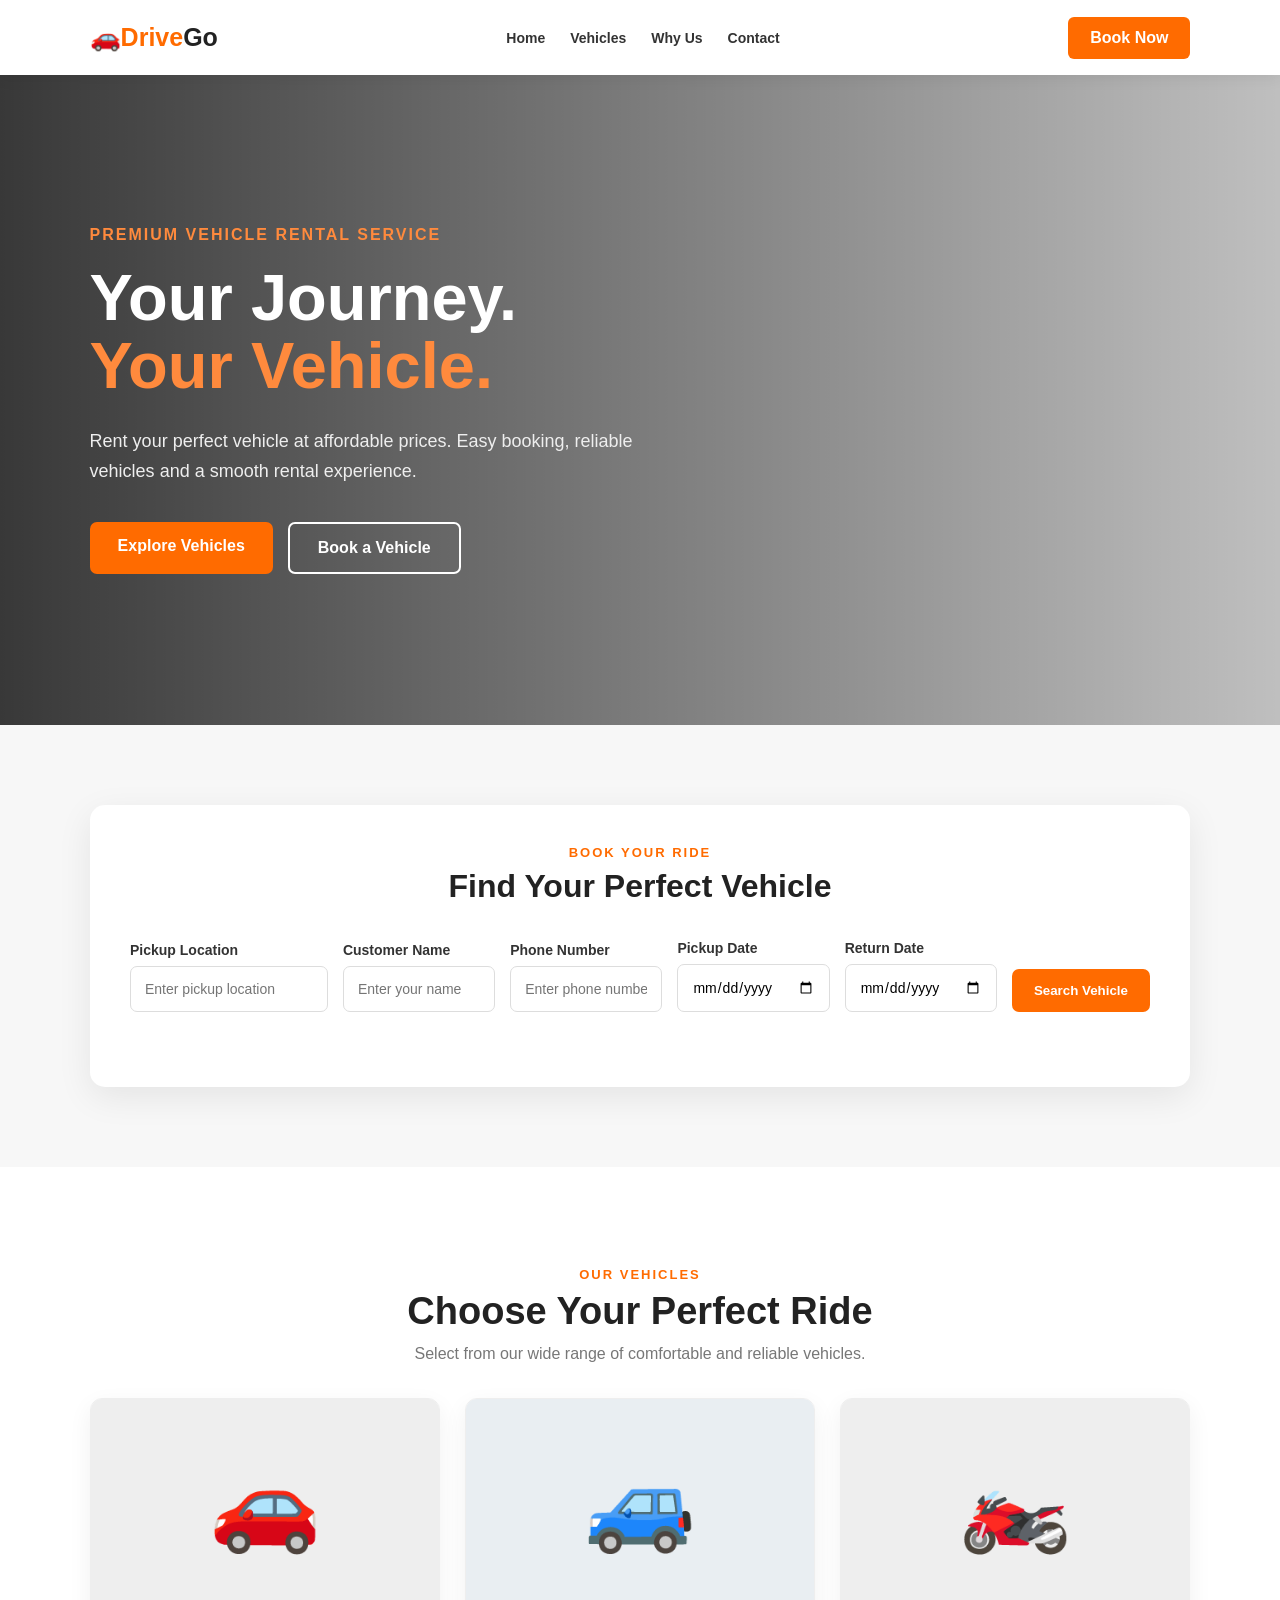
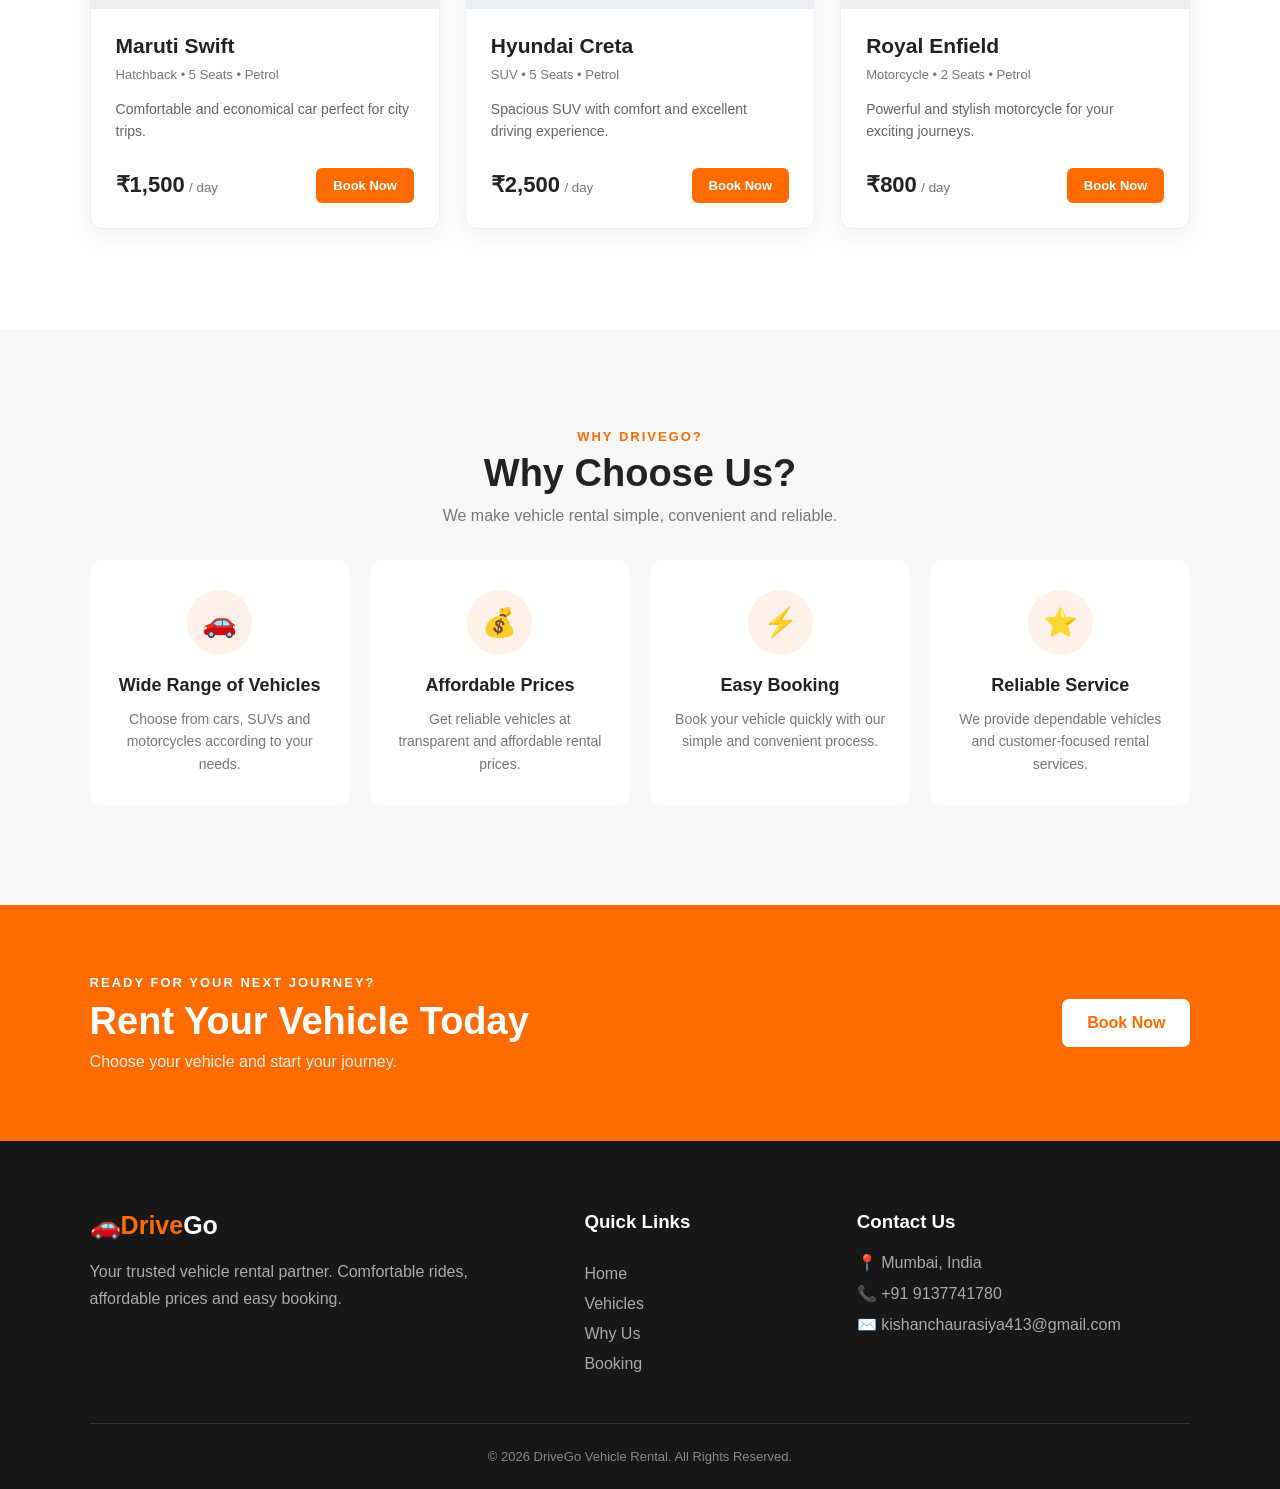
<file: Index.HTML>
<!DOCTYPE html>
<html lang="en">

<head>
    <meta charset="UTF-8">

    <meta name="viewport" content="width=device-width, initial-scale=1.0">

    <title>DriveGo - Vehicle Rental</title>

    <link rel="stylesheet" href="style.css">
</head>

<body>

    <!-- ================= NAVBAR ================= -->

    <header class="navbar">

        <div class="logo">
            🚗 <span>Drive</span>Go
        </div>

        <nav>
            <a href="#home">Home</a>
            <a href="#vehicles">Vehicles</a>
            <a href="#why-us">Why Us</a>
            <a href="#contact">Contact</a>
        </nav>

        <a href="#booking" class="nav-btn">Book Now</a>

    </header>


    <!-- ================= HERO SECTION ================= -->

    <section class="hero" id="home">

        <div class="hero-content">

            <p class="small-title">PREMIUM VEHICLE RENTAL SERVICE</p>

            <h1>
                Your Journey.<br>
                <span>Your Vehicle.</span>
            </h1>

            <p class="hero-text">
                Rent your perfect vehicle at affordable prices.
                Easy booking, reliable vehicles and a smooth
                rental experience.
            </p>

            <div class="hero-buttons">

                <a href="#vehicles" class="primary-btn">
                    Explore Vehicles
                </a>

                <a href="#booking" class="secondary-btn">
                    Book a Vehicle
                </a>

            </div>

        </div>

    </section>


    <!-- ================= SEARCH / BOOKING BOX ================= -->

<section class="booking-section" id="booking">

    <div class="booking-box">

        <div class="booking-title">

            <p>BOOK YOUR RIDE</p>

            <h2>Find Your Perfect Vehicle</h2>

        </div>


        <div class="booking-form">

            <div class="input-group">

                <label>Pickup Location</label>

                <input
    type="text"
    id="pickupLocation"
    placeholder="Enter pickup location"
>

            </div>
            <div class="input-group">
    <label>Customer Name</label>
    <input
        type="text"
        id="customerName"
        placeholder="Enter your name"
    >
</div>

<div class="input-group">
    <label>Phone Number</label>
    <input
        type="text"
        id="customerPhone"
        placeholder="Enter phone number"
    >
</div>

            <div class="input-group">

                <label>Pickup Date</label>

                <input type="date">

            </div>


            <div class="input-group">

                <label>Return Date</label>

                <input type="date">

            </div>


            <button class="search-btn" type="button">
                Search Vehicle
            </button>

        </div>


        <!-- Vehicle results MUST be outside booking-form -->

        <div id="vehicleResults"></div>

    </div>

</section>

    <!-- ================= VEHICLES ================= -->

    <section class="vehicles-section" id="vehicles">

        <div class="section-heading">

            <p>OUR VEHICLES</p>

            <h2>Choose Your Perfect Ride</h2>

            <span>
                Select from our wide range of comfortable
                and reliable vehicles.
            </span>

        </div>


        <div class="vehicle-container">


            <!-- VEHICLE 1 -->

            <div class="vehicle-card">

                <div class="vehicle-image car-one">
                    🚗
                </div>

                <div class="vehicle-info">

                    <div class="vehicle-name">

                        <h3>Maruti Swift</h3>

                        <span>Hatchback • 5 Seats • Petrol</span>

                    </div>

                    <p class="vehicle-description">
                        Comfortable and economical car
                        perfect for city trips.
                    </p>

                    <div class="vehicle-bottom">

                        <div class="price">
                            <strong>₹1,500</strong>
                            <small>/ day</small>
                        </div>

                        <a href="#booking" class="book-btn">
                            Book Now
                        </a>

                    </div>

                </div>

            </div>


            <!-- VEHICLE 2 -->

            <div class="vehicle-card">

                <div class="vehicle-image car-two">
                    🚙
                </div>

                <div class="vehicle-info">

                    <div class="vehicle-name">

                        <h3>Hyundai Creta</h3>

                        <span>SUV • 5 Seats • Petrol</span>

                    </div>

                    <p class="vehicle-description">
                        Spacious SUV with comfort and
                        excellent driving experience.
                    </p>

                    <div class="vehicle-bottom">

                        <div class="price">
                            <strong>₹2,500</strong>
                            <small>/ day</small>
                        </div>

                        <a href="#booking" class="book-btn">
                            Book Now
                        </a>

                    </div>

                </div>

            </div>


            <!-- VEHICLE 3 -->

            <div class="vehicle-card">

                <div class="vehicle-image bike">
                    🏍️
                </div>

                <div class="vehicle-info">

                    <div class="vehicle-name">

                        <h3>Royal Enfield</h3>

                        <span>Motorcycle • 2 Seats • Petrol</span>

                    </div>

                    <p class="vehicle-description">
                        Powerful and stylish motorcycle
                        for your exciting journeys.
                    </p>

                    <div class="vehicle-bottom">

                        <div class="price">
                            <strong>₹800</strong>
                            <small>/ day</small>
                        </div>

                        <a href="#booking" class="book-btn">
                            Book Now
                        </a>

                    </div>

                </div>

            </div>


        </div>

    </section>


    <!-- ================= WHY CHOOSE US ================= -->

    <section class="why-section" id="why-us">

        <div class="section-heading">

            <p>WHY DRIVEGO?</p>

            <h2>Why Choose Us?</h2>

            <span>
                We make vehicle rental simple, convenient
                and reliable.
            </span>

        </div>


        <div class="features">


            <div class="feature-card">

                <div class="feature-icon">
                    🚗
                </div>

                <h3>Wide Range of Vehicles</h3>

                <p>
                    Choose from cars, SUVs and motorcycles
                    according to your needs.
                </p>

            </div>


            <div class="feature-card">

                <div class="feature-icon">
                    💰
                </div>

                <h3>Affordable Prices</h3>

                <p>
                    Get reliable vehicles at transparent
                    and affordable rental prices.
                </p>

            </div>


            <div class="feature-card">

                <div class="feature-icon">
                    ⚡
                </div>

                <h3>Easy Booking</h3>

                <p>
                    Book your vehicle quickly with our
                    simple and convenient process.
                </p>

            </div>


            <div class="feature-card">

                <div class="feature-icon">
                    ⭐
                </div>

                <h3>Reliable Service</h3>

                <p>
                    We provide dependable vehicles and
                    customer-focused rental services.
                </p>

            </div>


        </div>

    </section>


    <!-- ================= CALL TO ACTION ================= -->

    <section class="cta">

        <div>

            <p>READY FOR YOUR NEXT JOURNEY?</p>

            <h2>
                Rent Your Vehicle Today
            </h2>

            <span>
                Choose your vehicle and start your journey.
            </span>

        </div>

        <a href="#booking" class="cta-btn">
            Book Now
        </a>

    </section>


    <!-- ================= FOOTER ================= -->

    <footer id="contact">

        <div class="footer-container">


            <div class="footer-about">

                <div class="logo footer-logo">
                    🚗 <span>Drive</span>Go
                </div>

                <p>
                    Your trusted vehicle rental partner.
                    Comfortable rides, affordable prices
                    and easy booking.
                </p>

            </div>


            <div class="footer-links">

                <h3>Quick Links</h3>

                <a href="#home">Home</a>
                <a href="#vehicles">Vehicles</a>
                <a href="#why-us">Why Us</a>
                <a href="#booking">Booking</a>

            </div>


            <div class="footer-contact">

                <h3>Contact Us</h3>

                <p>📍 Mumbai, India</p>
                <p>📞 +91 9137741780</p>
                <p>✉️ kishanchaurasiya413@gmail.com</p>

            </div>


        </div>


        <div class="copyright">

            <p>
                © 2026 DriveGo Vehicle Rental.
                All Rights Reserved.
            </p>

        </div>

    </footer>


    <script src="script.js"></script>

</body>

</html>
</file>
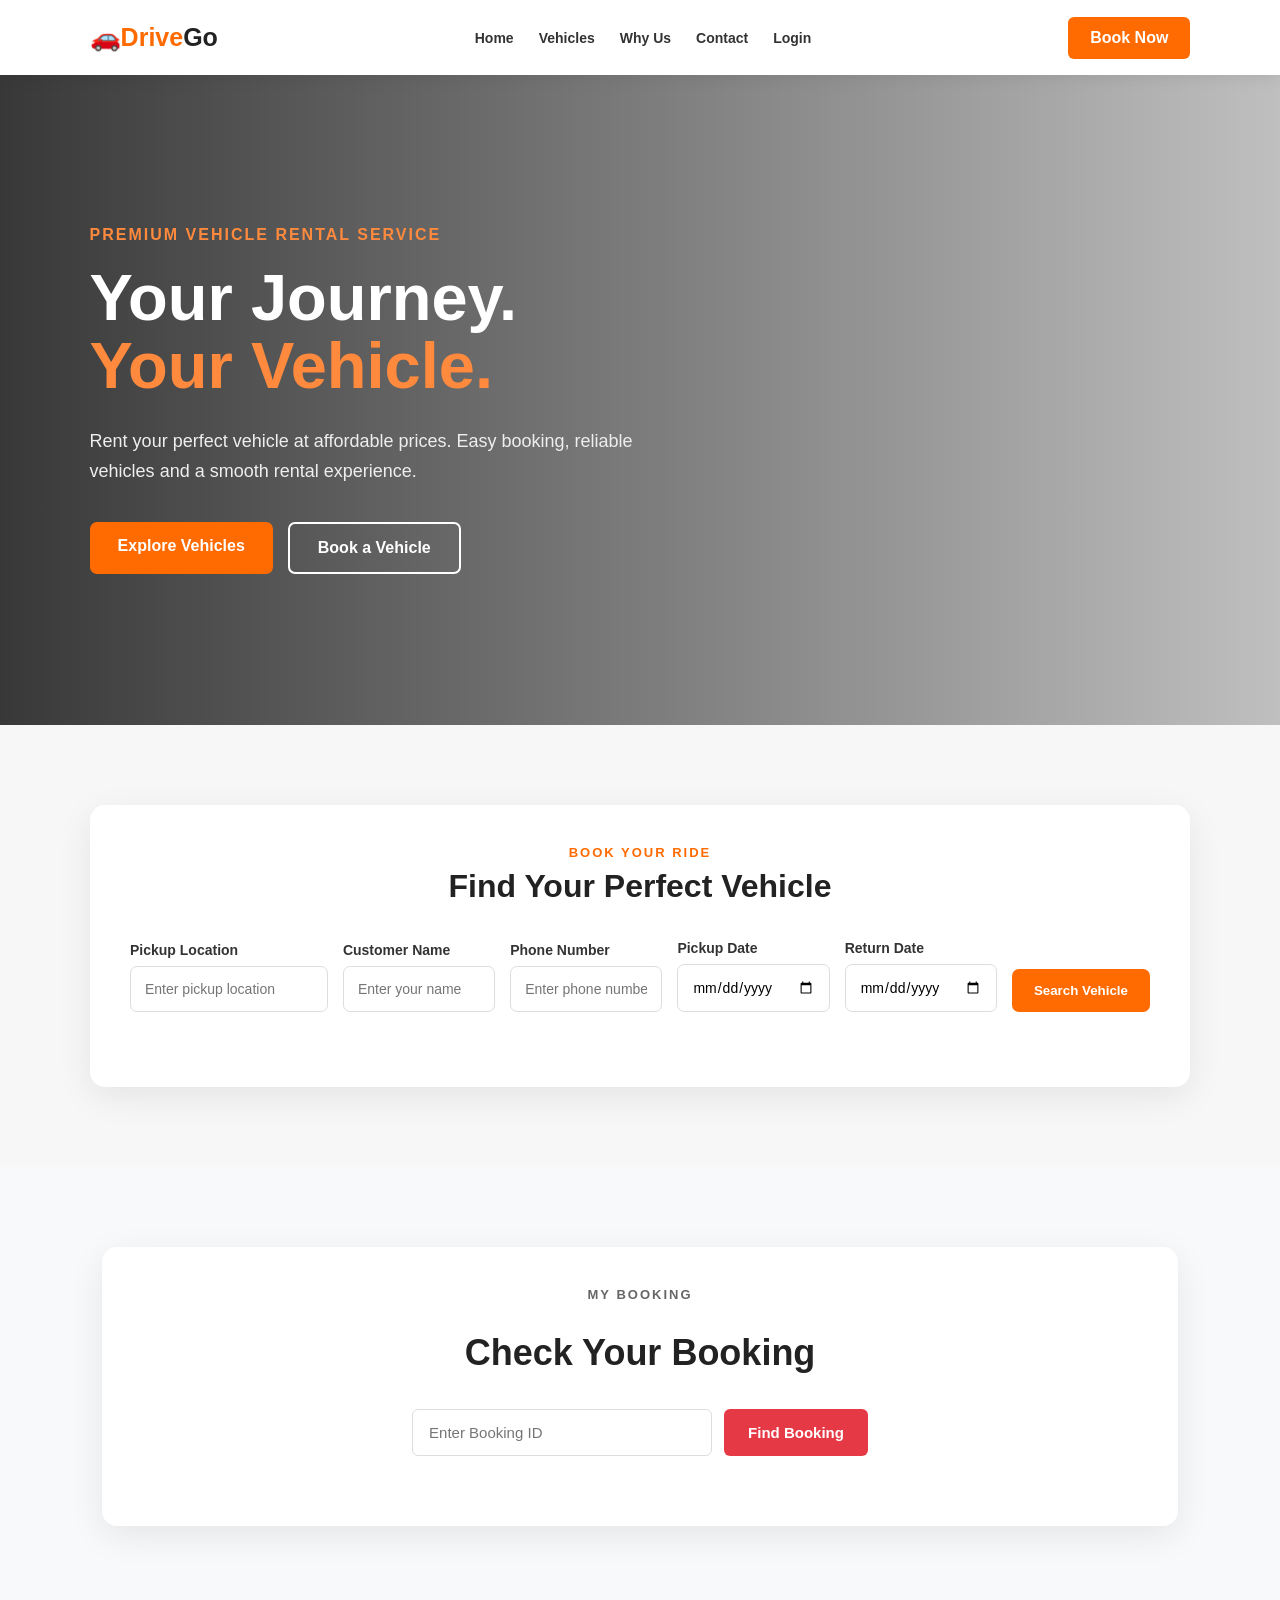
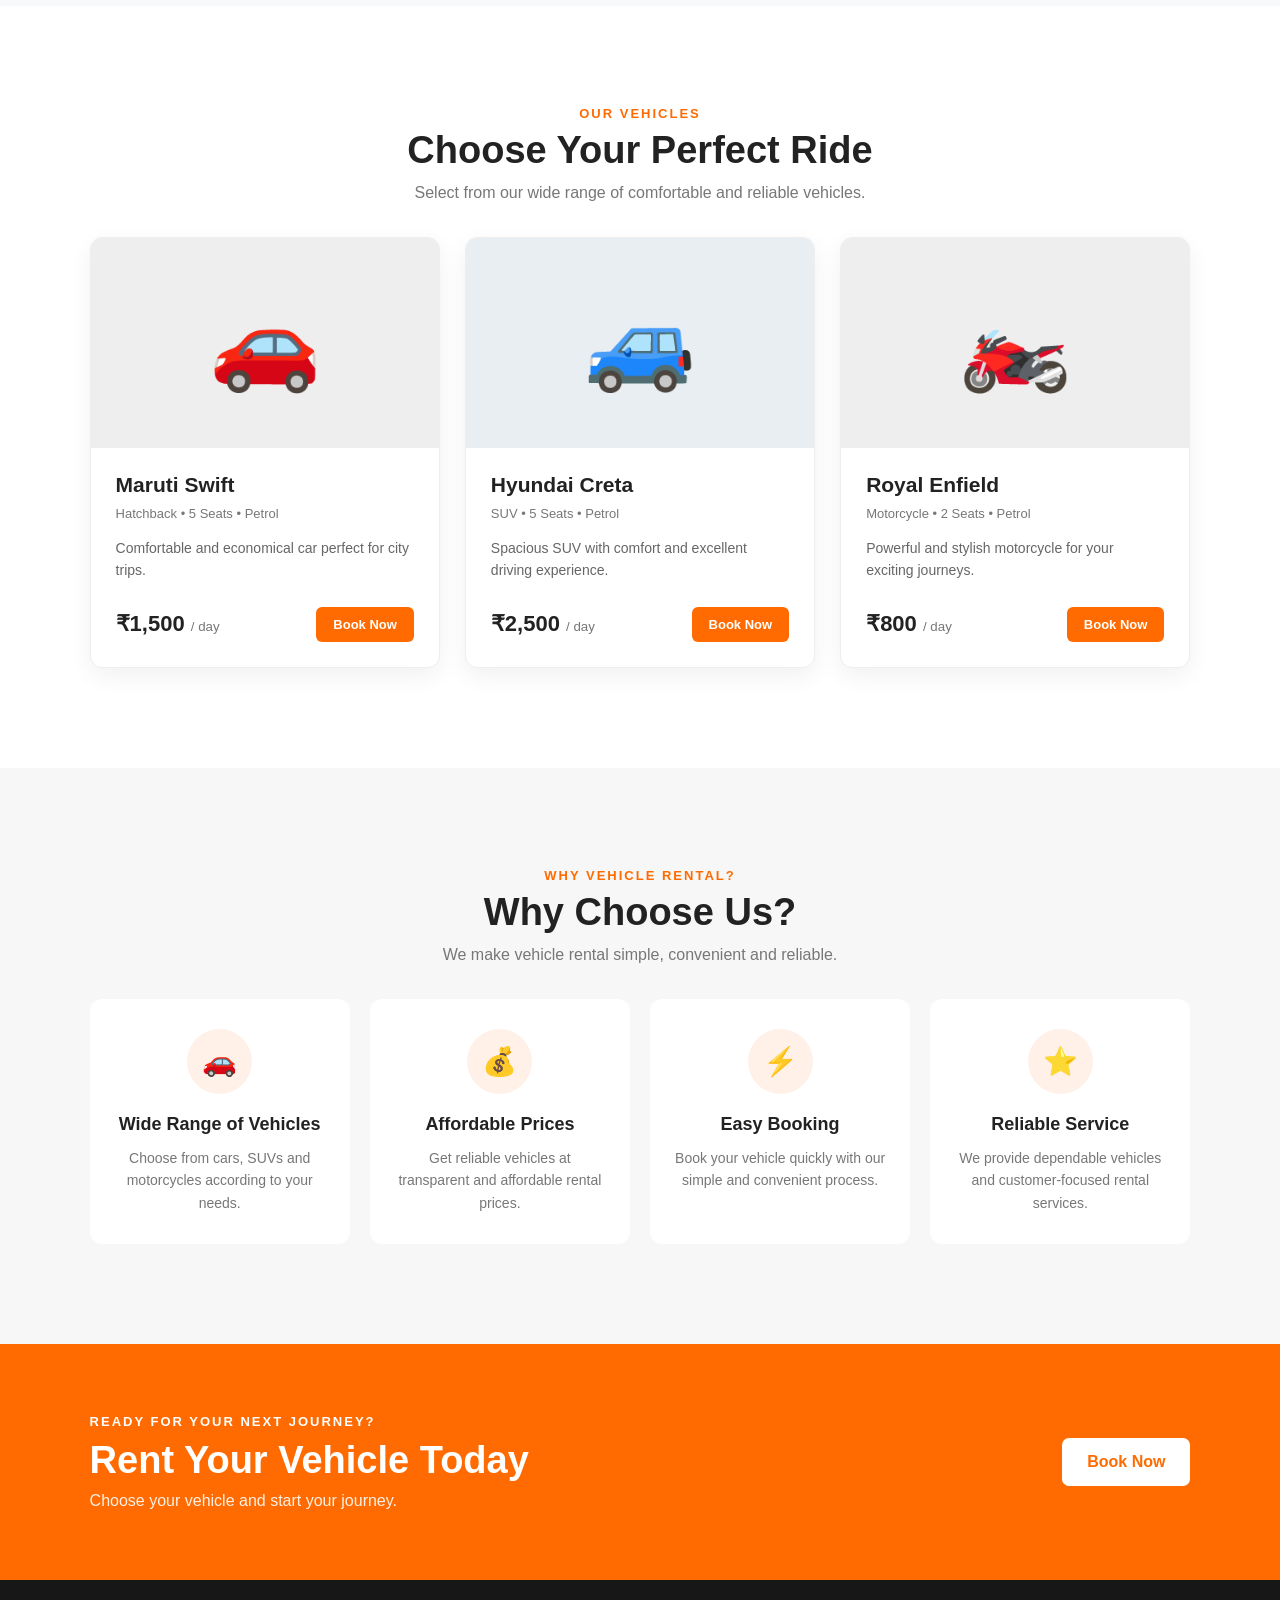
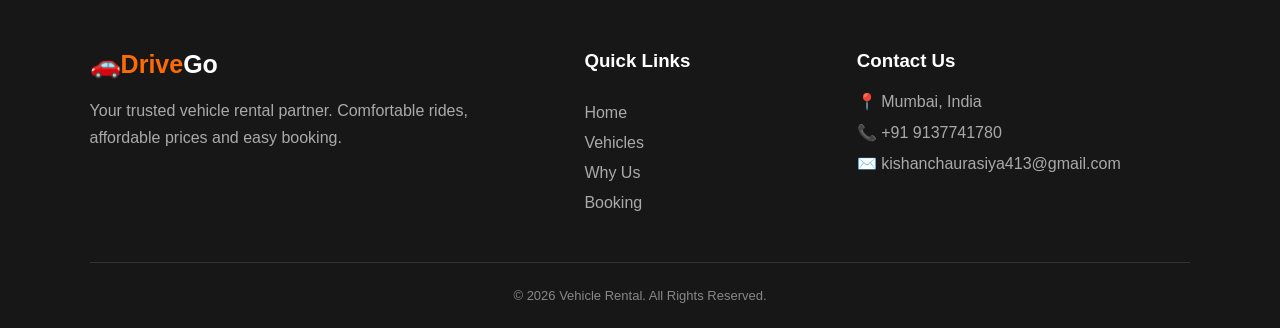
<file: index.html>
<!DOCTYPE html>
<html lang="en">

<head>

    <meta charset="UTF-8">

    <meta name="viewport" content="width=device-width, initial-scale=1.0">

    <title>DriveGo - Vehicle Rental</title>

    <link rel="stylesheet" href="style.css">

    <link rel="icon" type="image/png" href="logo.png">

</head>


<body>


    <!-- ================= NAVBAR ================= -->

    <header class="navbar">

        <div class="logo">
            🚗 <span>Drive</span>Go
        </div>

        <nav>

            <a href="#home">Home</a>

            <a href="#vehicles">Vehicles</a>

            <a href="#why-us">Why Us</a>

            <a href="#contact">Contact</a>

            <a href="/login.html">Login</a>
            
        </nav>

        <a href="#booking" class="nav-btn">
            Book Now
        </a>

    </header>



    <!-- ================= HERO SECTION ================= -->

    <section class="hero" id="home">

        <div class="hero-content">

            <p class="small-title">
                PREMIUM VEHICLE RENTAL SERVICE
            </p>

            <h1>
                Your Journey.<br>
                <span>Your Vehicle.</span>
            </h1>

            <p class="hero-text">
                Rent your perfect vehicle at affordable prices.
                Easy booking, reliable vehicles and a smooth
                rental experience.
            </p>

            <div class="hero-buttons">

                <a href="#vehicles" class="primary-btn">
                    Explore Vehicles
                </a>

                <a href="#booking" class="secondary-btn">
                    Book a Vehicle
                </a>

            </div>

        </div>

    </section>



    <!-- ================= SEARCH / BOOKING BOX ================= -->

    <section class="booking-section" id="booking">

        <div class="booking-box">

            <div class="booking-title">

                <p>
                    BOOK YOUR RIDE
                </p>

                <h2>
                    Find Your Perfect Vehicle
                </h2>

            </div>


            <div class="booking-form">


                <!-- PICKUP LOCATION -->

                <div class="input-group">

                    <label>
                        Pickup Location
                    </label>

                    <input
                        type="text"
                        id="pickupLocation"
                        placeholder="Enter pickup location"
                    >

                </div>



                <!-- CUSTOMER NAME -->

                <div class="input-group">

                    <label>
                        Customer Name
                    </label>

                    <input
                        type="text"
                        id="customerName"
                        placeholder="Enter your name"
                    >

                </div>



                <!-- PHONE -->

                <div class="input-group">

                    <label>
                        Phone Number
                    </label>

                    <input
                        type="text"
                        id="customerPhone"
                        placeholder="Enter phone number"
                    >

                </div>



                <!-- PICKUP DATE -->

                <div class="input-group">

                    <label>
                        Pickup Date
                    </label>

                    <input
                        type="date"
                        id="pickupDate"
                    >

                </div>



                <!-- RETURN DATE -->

                <div class="input-group">

                    <label>
                        Return Date
                    </label>

                    <input
                        type="date"
                        id="returnDate"
                    >

                </div>



                <!-- SEARCH BUTTON -->

                <button
                    class="search-btn"
                    type="button"
                >
                    Search Vehicle
                </button>


            </div>



            <!-- VEHICLE RESULTS -->

            <div id="vehicleResults"></div>


        </div>

    </section>



    <!-- ================= MY BOOKING ================= -->

    <section class="booking-section my-booking-section">

        <div class="booking-box">

            <div class="booking-title">

                <p>
                    MY BOOKING
                </p>

                <h2>
                    Check Your Booking
                </h2>

            </div>


            <div class="my-booking-form">

                <input
                    type="text"
                    id="bookingIdInput"
                    placeholder="Enter Booking ID"
                >

                <button
                    type="button"
                    id="findBookingBtn"
                >
                    Find Booking
                </button>

            </div>


            <div id="bookingLookupResult"></div>


        </div>

    </section>



    <!-- ================= VEHICLES ================= -->

    <section
        class="vehicles-section"
        id="vehicles"
    >

        <div class="section-heading">

            <p>
                OUR VEHICLES
            </p>

            <h2>
                Choose Your Perfect Ride
            </h2>

            <span>
                Select from our wide range of comfortable
                and reliable vehicles.
            </span>

        </div>



        <div class="vehicle-container">


            <!-- VEHICLE 1 -->

            <div class="vehicle-card">

                <div class="vehicle-image car-one">
                    🚗
                </div>

                <div class="vehicle-info">

                    <div class="vehicle-name">

                        <h3>
                            Maruti Swift
                        </h3>

                        <span>
                            Hatchback • 5 Seats • Petrol
                        </span>

                    </div>

                    <p class="vehicle-description">
                        Comfortable and economical car
                        perfect for city trips.
                    </p>

                    <div class="vehicle-bottom">

                        <div class="price">

                            <strong>
                                ₹1,500
                            </strong>

                            <small>
                                / day
                            </small>

                        </div>

                        <a
                            href="#booking"
                            class="book-btn"
                        >
                            Book Now
                        </a>

                    </div>

                </div>

            </div>



            <!-- VEHICLE 2 -->

            <div class="vehicle-card">

                <div class="vehicle-image car-two">
                    🚙
                </div>

                <div class="vehicle-info">

                    <div class="vehicle-name">

                        <h3>
                            Hyundai Creta
                        </h3>

                        <span>
                            SUV • 5 Seats • Petrol
                        </span>

                    </div>

                    <p class="vehicle-description">
                        Spacious SUV with comfort and
                        excellent driving experience.
                    </p>

                    <div class="vehicle-bottom">

                        <div class="price">

                            <strong>
                                ₹2,500
                            </strong>

                            <small>
                                / day
                            </small>

                        </div>

                        <a
                            href="#booking"
                            class="book-btn"
                        >
                            Book Now
                        </a>

                    </div>

                </div>

            </div>



            <!-- VEHICLE 3 -->

            <div class="vehicle-card">

                <div class="vehicle-image bike">
                    🏍️
                </div>

                <div class="vehicle-info">

                    <div class="vehicle-name">

                        <h3>
                            Royal Enfield
                        </h3>

                        <span>
                            Motorcycle • 2 Seats • Petrol
                        </span>

                    </div>

                    <p class="vehicle-description">
                        Powerful and stylish motorcycle
                        for your exciting journeys.
                    </p>

                    <div class="vehicle-bottom">

                        <div class="price">

                            <strong>
                                ₹800
                            </strong>

                            <small>
                                / day
                            </small>

                        </div>

                        <a
                            href="#booking"
                            class="book-btn"
                        >
                            Book Now
                        </a>

                    </div>

                </div>

            </div>


        </div>

    </section>



    <!-- ================= WHY CHOOSE US ================= -->

    <section
        class="why-section"
        id="why-us"
    >

        <div class="section-heading">

            <p>
                WHY VEHICLE RENTAL?
            </p>

            <h2>
                Why Choose Us?
            </h2>

            <span>
                We make vehicle rental simple, convenient
                and reliable.
            </span>

        </div>



        <div class="features">


            <div class="feature-card">

                <div class="feature-icon">
                    🚗
                </div>

                <h3>
                    Wide Range of Vehicles
                </h3>

                <p>
                    Choose from cars, SUVs and motorcycles
                    according to your needs.
                </p>

            </div>



            <div class="feature-card">

                <div class="feature-icon">
                    💰
                </div>

                <h3>
                    Affordable Prices
                </h3>

                <p>
                    Get reliable vehicles at transparent
                    and affordable rental prices.
                </p>

            </div>



            <div class="feature-card">

                <div class="feature-icon">
                    ⚡
                </div>

                <h3>
                    Easy Booking
                </h3>

                <p>
                    Book your vehicle quickly with our
                    simple and convenient process.
                </p>

            </div>



            <div class="feature-card">

                <div class="feature-icon">
                    ⭐
                </div>

                <h3>
                    Reliable Service
                </h3>

                <p>
                    We provide dependable vehicles and
                    customer-focused rental services.
                </p>

            </div>


        </div>

    </section>



    <!-- ================= CALL TO ACTION ================= -->

    <section class="cta">

        <div>

            <p>
                READY FOR YOUR NEXT JOURNEY?
            </p>

            <h2>
                Rent Your Vehicle Today
            </h2>

            <span>
                Choose your vehicle and start your journey.
            </span>

        </div>

        <a
            href="#booking"
            class="cta-btn"
        >
            Book Now
        </a>

    </section>



    <!-- ================= FOOTER ================= -->

    <footer id="contact">

        <div class="footer-container">


            <div class="footer-about">

                <div class="logo footer-logo">
                    🚗 <span>Drive</span>Go
                </div>

                <p>
                    Your trusted vehicle rental partner.
                    Comfortable rides, affordable prices
                    and easy booking.
                </p>

            </div>



            <div class="footer-links">

                <h3>
                    Quick Links
                </h3>

                <a href="#home">
                    Home
                </a>

                <a href="#vehicles">
                    Vehicles
                </a>

                <a href="#why-us">
                    Why Us
                </a>

                <a href="#booking">
                    Booking
                </a>

            </div>



            <div class="footer-contact">

                <h3>
                    Contact Us
                </h3>

                <p>
                    📍 Mumbai, India
                </p>

                <p>
                    📞 +91 9137741780
                </p>

                <p>
                    ✉️ kishanchaurasiya413@gmail.com
                </p>

            </div>


        </div>



        <div class="copyright">

            <p>
                © 2026 Vehicle Rental. All Rights Reserved.
            </p>

        </div>

    </footer>



    <!-- ================= JAVASCRIPT ================= -->

    <script src="script.js"></script>


</body>

</html>
</file>
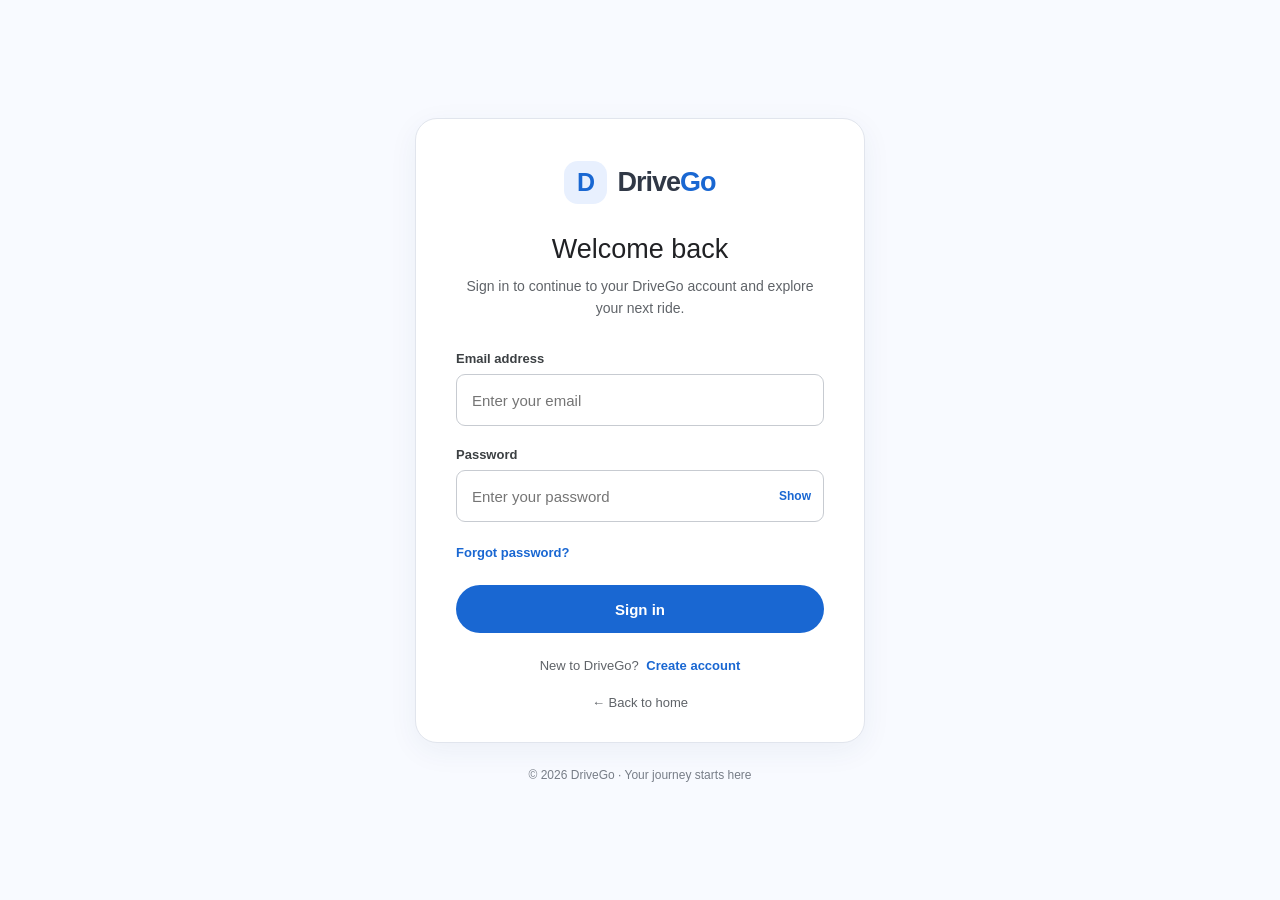
<file: login.html>
<!DOCTYPE html>
<html lang="en">
<head>
    <meta charset="UTF-8">
    <meta name="viewport" content="width=device-width, initial-scale=1.0">
    <title>Sign In | DriveGo</title>

    <style>
        * {
            margin: 0;
            padding: 0;
            box-sizing: border-box;
            font-family: Arial, Helvetica, sans-serif;
        }

        body {
            min-height: 100vh;
            background: #f8faff;
            display: flex;
            flex-direction: column;
            align-items: center;
            justify-content: center;
            padding: 24px;
            color: #202124;
        }

        .login-card {
            width: 100%;
            max-width: 450px;
            background: #ffffff;
            border: 1px solid #e1e5ed;
            border-radius: 22px;
            padding: 42px 40px 32px;
            box-shadow: 0 8px 30px rgba(40, 60, 100, 0.06);
        }

        .brand {
            display: flex;
            align-items: center;
            justify-content: center;
            gap: 10px;
            margin-bottom: 30px;
        }

        .brand-icon {
            width: 43px;
            height: 43px;
            border-radius: 14px;
            background: #e8f0fe;
            display: flex;
            align-items: center;
            justify-content: center;
            color: #1967d2;
            font-size: 25px;
            font-weight: bold;
        }

        .brand-name {
            font-size: 27px;
            font-weight: 700;
            letter-spacing: -1px;
            color: #303846;
        }

        .brand-name span {
            color: #1967d2;
        }

        h1 {
            text-align: center;
            font-size: 27px;
            font-weight: 400;
            margin-bottom: 10px;
        }

        .subtitle {
            text-align: center;
            font-size: 14px;
            line-height: 1.6;
            color: #5f6368;
            margin-bottom: 32px;
        }

        .input-group {
            margin-bottom: 21px;
        }

        .input-group label {
            display: block;
            font-size: 13px;
            font-weight: 600;
            color: #3c4043;
            margin-bottom: 8px;
        }

        .input-group input {
            width: 100%;
            height: 52px;
            padding: 0 15px;
            border: 1px solid #c7cbd1;
            border-radius: 9px;
            font-size: 15px;
            outline: none;
            background: #fff;
            transition: 0.2s;
        }

        .input-group input:focus {
            border: 2px solid #1a73e8;
            padding-left: 14px;
        }

        .password-box {
            position: relative;
        }

        .password-box input {
            padding-right: 65px;
        }

        .toggle-password {
            position: absolute;
            right: 13px;
            top: 50%;
            transform: translateY(-50%);
            border: none;
            background: transparent;
            color: #1967d2;
            font-weight: 600;
            cursor: pointer;
            font-size: 12px;
        }

        .forgot {
            display: inline-block;
            color: #1967d2;
            text-decoration: none;
            font-size: 13px;
            font-weight: 600;
            margin-top: -7px;
            margin-bottom: 25px;
        }

        .forgot:hover,
        .create-account:hover,
        .back-home:hover {
            text-decoration: underline;
        }

        .notice {
            display: none;
            background: #e8f0fe;
            color: #174ea6;
            padding: 11px;
            border-radius: 8px;
            font-size: 13px;
            line-height: 1.5;
            margin-bottom: 18px;
        }

        .continue-btn {
            width: 100%;
            height: 48px;
            border: none;
            border-radius: 25px;
            background: #1967d2;
            color: white;
            font-size: 15px;
            font-weight: 600;
            cursor: pointer;
            transition: 0.2s;
        }

        .continue-btn:hover {
            background: #1558b0;
            box-shadow: 0 3px 8px rgba(25, 103, 210, 0.2);
        }

        .bottom-text {
            text-align: center;
            font-size: 13px;
            color: #5f6368;
            margin-top: 25px;
        }

        .create-account {
            color: #1967d2;
            text-decoration: none;
            font-weight: 600;
            margin-left: 4px;
        }

        .back-home {
            display: block;
            width: fit-content;
            margin: 22px auto 0;
            font-size: 13px;
            color: #5f6368;
            text-decoration: none;
        }

        footer {
            margin-top: 25px;
            font-size: 12px;
            color: #777d87;
            text-align: center;
        }

        @media (max-width: 500px) {
            body {
                padding: 14px;
                background: #fff;
            }

            .login-card {
                padding: 32px 22px;
                border: none;
                box-shadow: none;
            }

            h1 {
                font-size: 25px;
            }
        }
    </style>
</head>

<body>

    <main class="login-card">

        <div class="brand">
            <div class="brand-icon">D</div>
            <div class="brand-name">Drive<span>Go</span></div>
        </div>

        <h1>Welcome back</h1>

        <p class="subtitle">
            Sign in to continue to your DriveGo account
            and explore your next ride.
        </p>

        <form id="loginForm">

            <div class="input-group">
                <label for="email">Email address</label>
                <input
                    type="email"
                    id="email"
                    placeholder="Enter your email"
                    autocomplete="username"
                    required
                >
            </div>

            <div class="input-group">
                <label for="password">Password</label>

                <div class="password-box">
                    <input
                        type="password"
                        id="password"
                        placeholder="Enter your password"
                        autocomplete="current-password"
                        required
                    >

                    <button
                        type="button"
                        class="toggle-password"
                        id="togglePassword"
                    >Show</button>
                </div>
            </div>

            <a href="#" class="forgot" id="forgotPassword">
                Forgot password?
            </a>

            <div class="notice" id="notice" role="status"></div>

            <button type="submit" class="continue-btn">
                Sign in
            </button>

        </form>

        <p class="bottom-text">
            New to DriveGo?
            <a href="#" class="create-account" id="createAccount">
                Create account
            </a>
        </p>

        <a href="index.html" class="back-home">
            ← Back to home
        </a>

    </main>

    <footer>
        © 2026 DriveGo · Your journey starts here
    </footer>

    <script>
        const loginForm = document.getElementById("loginForm");
        const passwordInput = document.getElementById("password");
        const togglePassword = document.getElementById("togglePassword");
        const notice = document.getElementById("notice");

        function showNotice(message) {
            notice.textContent = message;
            notice.style.display = "block";
        }

        togglePassword.addEventListener("click", function () {
            if (passwordInput.type === "password") {
                passwordInput.type = "text";
                togglePassword.textContent = "Hide";
            } else {
                passwordInput.type = "password";
                togglePassword.textContent = "Show";
            }
        });

        loginForm.addEventListener("submit", function (event) {
            event.preventDefault();

            const email = document.getElementById("email").value.trim();
            const password = passwordInput.value;

            if (!email || !password) {
                showNotice("Please enter your email and password.");
                return;
            }

            showNotice("Welcome to DriveGo! Opening your home page...");

            setTimeout(function () {
                window.location.href = "/";
            }, 700);
        });

        document.getElementById("forgotPassword").addEventListener("click", function (event) {
            event.preventDefault();
            showNotice("Password recovery is not available yet. Please contact the website administrator.");
        });

        document.getElementById("createAccount").addEventListener("click", function (event) {
            event.preventDefault();
            showNotice("Account registration is coming soon.");
        });
    </script>

</body>
</html>
</file>
<file: style.css>
* {
    margin: 0;
    padding: 0;
    box-sizing: border-box;
}

html { scroll-behavior: smooth; }

body {
    font-family: Arial, sans-serif;
    color: #222;
    background: #fff;
}

a { text-decoration: none; }
button, input { font-family: inherit; }

.navbar {
    width: 100%;
    min-height: 75px;
    padding: 0 7%;
    display: flex;
    align-items: center;
    justify-content: space-between;
    background: #fff;
    position: sticky;
    top: 0;
    z-index: 1000;
    box-shadow: 0 2px 15px rgba(0,0,0,.08);
}

.logo {
    font-size: 25px;
    font-weight: bold;
    color: #222;
    display: flex;
    align-items: center;
    white-space: nowrap;
}

.logo span { color: #ff6b00; }

.navbar nav {
    display: flex;
    gap: 25px;
    align-items: center;
}

.navbar nav a {
    color: #333;
    font-size: 14px;
    font-weight: 600;
    transition: .3s;
}

.navbar nav a:hover { color: #ff6b00; }

.nav-btn {
    background: #ff6b00;
    color: #fff;
    padding: 12px 22px;
    border-radius: 6px;
    font-weight: bold;
    transition: .3s;
}

.nav-btn:hover { background: #e85d00; transform: translateY(-2px); }

.hero {
    min-height: 650px;
    display: flex;
    align-items: center;
    padding: 80px 7%;
    background:
        linear-gradient(90deg, rgba(0,0,0,.78), rgba(0,0,0,.25)),
        url("https://images.unsplash.com/photo-1503376780353-7e6692767b70?auto=format&fit=crop&w=1600&q=80");
    background-size: cover;
    background-position: center;
}

.hero-content { max-width: 650px; color: #fff; }
.small-title { color: #ff8a3d; font-weight: bold; letter-spacing: 2px; margin-bottom: 20px; }
.hero h1 { font-size: 65px; line-height: 1.05; margin-bottom: 25px; }
.hero h1 span { color: #ff8a3d; }
.hero-text { font-size: 18px; line-height: 1.7; max-width: 570px; color: #eee; margin-bottom: 35px; }

.hero-buttons { display: flex; gap: 15px; }
.primary-btn, .secondary-btn { padding: 15px 28px; border-radius: 7px; font-weight: bold; transition: .3s; }
.primary-btn { background: #ff6b00; color: #fff; }
.primary-btn:hover { background: #e85d00; transform: translateY(-3px); }
.secondary-btn { border: 2px solid #fff; color: #fff; }
.secondary-btn:hover { background: #fff; color: #222; }

.booking-section, .my-booking-section { padding: 80px 7%; background: #f7f7f7; }

.booking-box, .my-booking-box {
    max-width: 1100px;
    margin: auto;
    background: #fff;
    padding: 40px;
    border-radius: 15px;
    box-shadow: 0 10px 35px rgba(0,0,0,.08);
}

.booking-title { text-align: center; margin-bottom: 35px; }
.booking-title p, .section-heading p {
    color: #ff6b00;
    font-size: 13px;
    font-weight: bold;
    letter-spacing: 2px;
    margin-bottom: 8px;
}

.booking-title h2 { font-size: 32px; }

.booking-form {
    display: grid;
    grid-template-columns: 1.3fr 1fr 1fr 1fr 1fr auto;
    gap: 15px;
    align-items: end;
}

.input-group { display: flex; flex-direction: column; gap: 8px; }
.input-group label { font-size: 14px; font-weight: bold; color: #333; }
.input-group input, .booking-lookup input {
    width: 100%;
    padding: 14px;
    border: 1px solid #ddd;
    border-radius: 7px;
    outline: none;
    font-size: 14px;
    transition: .3s;
}

.input-group input:focus, .booking-lookup input:focus {
    border-color: #ff6b00;
    box-shadow: 0 0 0 3px rgba(255,107,0,.1);
}

.search-btn, #findBookingBtn, #calculateBtn, .cancel-booking-btn {
    border: none;
    color: #fff;
    padding: 14px 22px;
    border-radius: 7px;
    font-weight: bold;
    cursor: pointer;
    transition: .3s;
}

.search-btn, #findBookingBtn { background: #ff6b00; }
.search-btn:hover, #findBookingBtn:hover { background: #e85d00; transform: translateY(-2px); }

#vehicleResults { margin-top: 35px; }
.vehicle-selection { border-top: 1px solid #eee; padding-top: 30px; }
.vehicle-selection h2 { font-size: 27px; margin-bottom: 10px; }
.vehicle-selection > p { color: #555; margin-bottom: 5px; }

.vehicle-options {
    display: grid;
    grid-template-columns: repeat(3,1fr);
    gap: 15px;
    margin-top: 25px;
}

.vehicle-option {
    border: 1px solid #ddd;
    border-radius: 10px;
    padding: 18px;
    transition: .3s;
}

.vehicle-option:hover { border-color: #ff6b00; box-shadow: 0 5px 20px rgba(0,0,0,.08); }
.vehicle-option input { accent-color: #ff6b00; margin-right: 8px; }
.vehicle-option label { cursor: pointer; display: flex; flex-direction: column; gap: 7px; margin-top: 8px; }
.vehicle-option label strong { font-size: 17px; }
.vehicle-option label span { color: #666; font-size: 14px; }

#calculateBtn { margin-top: 25px; background: #222; }
#calculateBtn:hover { background: #ff6b00; }

#totalResult { margin-top: 25px; padding: 25px; background: #f8f8f8; border-left: 4px solid #ff6b00; border-radius: 8px; }
#totalResult h3 { margin-bottom: 15px; }
#totalResult p { margin-bottom: 7px; color: #444; }
#totalResult h2 { margin-top: 15px; color: #ff6b00; }

.my-booking-section { background: #fff; }
.section-heading { text-align: center; margin-bottom: 35px; }
.section-heading h2 { font-size: 38px; margin-bottom: 12px; }
.section-heading span { color: #777; font-size: 16px; }

.booking-lookup {
    max-width: 650px;
    margin: auto;
    display: grid;
    grid-template-columns: 1fr auto;
    gap: 12px;
}

.booking-details {
    max-width: 700px;
    margin: 30px auto 0;
    padding: 28px;
    border-radius: 12px;
    background: #f8f8f8;
    border-left: 5px solid #ff6b00;
}

.booking-details h3 { margin-bottom: 18px; font-size: 24px; }
.booking-details p { margin: 9px 0; color: #444; }
.booking-details strong { color: #222; }
.status-confirmed { color: #188038 !important; font-weight: bold; }
.status-cancelled { color: #d93025 !important; font-weight: bold; }

.cancel-booking-btn {
    margin-top: 18px;
    background: #d93025;
}

.cancel-booking-btn:hover { background: #b91c1c; transform: translateY(-2px); }

.lookup-error {
    max-width: 700px;
    margin: 25px auto 0;
    padding: 18px;
    background: #fff1f1;
    border-left: 4px solid #d93025;
    border-radius: 8px;
    color: #a61b1b;
}

.vehicles-section { padding: 100px 7%; background: #fff; }

.vehicle-container {
    max-width: 1150px;
    margin: auto;
    display: grid;
    grid-template-columns: repeat(3,1fr);
    gap: 25px;
}

.vehicle-card {
    background: #fff;
    border-radius: 12px;
    overflow: hidden;
    border: 1px solid #eee;
    box-shadow: 0 8px 25px rgba(0,0,0,.06);
    transition: .3s;
}

.vehicle-card:hover { transform: translateY(-7px); box-shadow: 0 15px 35px rgba(0,0,0,.12); }

.vehicle-image {
    height: 210px;
    display: flex;
    align-items: center;
    justify-content: center;
    font-size: 90px;
    background: #f4f4f4;
}

.car-one { background: #eee; }
.car-two { background: #e9eef2; }
.bike { background: #eee; }

.vehicle-info { padding: 25px; }
.vehicle-name { margin-bottom: 15px; }
.vehicle-name h3 { font-size: 21px; margin-bottom: 7px; }
.vehicle-name span { color: #777; font-size: 13px; }
.vehicle-description { color: #666; line-height: 1.6; font-size: 14px; margin-bottom: 25px; }
.vehicle-bottom { display: flex; justify-content: space-between; align-items: center; }
.price strong { font-size: 22px; color: #222; }
.price small { color: #777; }

.book-btn {
    background: #ff6b00;
    color: #fff;
    padding: 10px 17px;
    border-radius: 6px;
    font-size: 13px;
    font-weight: bold;
    transition: .3s;
}

.book-btn:hover { background: #e85d00; }

.why-section { padding: 100px 7%; background: #f7f7f7; }

.features {
    max-width: 1150px;
    margin: auto;
    display: grid;
    grid-template-columns: repeat(4,1fr);
    gap: 20px;
}

.feature-card {
    background: #fff;
    padding: 30px 22px;
    text-align: center;
    border-radius: 12px;
    transition: .3s;
}

.feature-card:hover { transform: translateY(-5px); box-shadow: 0 10px 30px rgba(0,0,0,.08); }
.feature-icon { width: 65px; height: 65px; margin: 0 auto 20px; display:flex; align-items:center; justify-content:center; background:#fff1e8; border-radius:50%; font-size:28px; }
.feature-card h3 { font-size:18px; margin-bottom:12px; }
.feature-card p { color:#777; font-size:14px; line-height:1.6; }

.cta {
    padding: 70px 7%;
    background: #ff6b00;
    color: #fff;
    display: flex;
    align-items: center;
    justify-content: space-between;
    gap: 30px;
}

.cta p { font-size:13px; font-weight:bold; letter-spacing:2px; margin-bottom:10px; }
.cta h2 { font-size:38px; margin-bottom:10px; }
.cta span { font-size:16px; opacity:.9; }
.cta-btn { background:#fff; color:#ff6b00; padding:15px 25px; border-radius:7px; font-weight:bold; white-space:nowrap; transition:.3s; }
.cta-btn:hover { transform:translateY(-3px); box-shadow:0 8px 20px rgba(0,0,0,.15); }

footer { background:#171717; color:#fff; padding:70px 7% 0; }
.footer-container { max-width:1150px; margin:auto; display:grid; grid-template-columns:2fr 1fr 1.5fr; gap:50px; padding-bottom:50px; }
.footer-logo { color:#fff; margin-bottom:18px; }
.footer-about p { color:#aaa; max-width:400px; line-height:1.7; }
.footer-links h3, .footer-contact h3 { margin-bottom:20px; }
.footer-links { display:flex; flex-direction:column; gap:12px; }
.footer-links a { color:#aaa; transition:.3s; }
.footer-links a:hover { color:#ff6b00; }
.footer-contact p { color:#aaa; margin-bottom:12px; }
.copyright { border-top:1px solid #333; text-align:center; padding:25px 0; color:#888; font-size:13px; }

@media (max-width: 1100px) {
    .booking-form { grid-template-columns: 1fr 1fr 1fr; }
    .search-btn { width:100%; }
    .navbar nav { gap:15px; }
}

@media (max-width: 900px) {
    .hero h1 { font-size:50px; }
    .vehicle-container { grid-template-columns:1fr 1fr; }
    .features { grid-template-columns:1fr 1fr; }
    .vehicle-options { grid-template-columns:1fr; }
    .footer-container { grid-template-columns:1fr 1fr; }
}

@media (max-width: 600px) {
    .navbar { padding:18px 5%; flex-wrap:wrap; gap:15px; }
    .navbar nav { order:3; width:100%; justify-content:center; flex-wrap:wrap; }
    .nav-btn { padding:10px 15px; }
    .hero { min-height:600px; padding:60px 5%; }
    .hero h1 { font-size:42px; }
    .hero-buttons { flex-direction:column; align-items:flex-start; }
    .booking-section, .my-booking-section, .vehicles-section, .why-section { padding:60px 5%; }
    .booking-box, .my-booking-box { padding:25px; }
    .booking-form, .booking-lookup { grid-template-columns:1fr; }
    .vehicle-container, .features { grid-template-columns:1fr; }
    .section-heading h2 { font-size:30px; }
    .cta { flex-direction:column; align-items:flex-start; }
    .cta h2 { font-size:30px; }
    .footer-container { grid-template-columns:1fr; }
}
/* ================= MY BOOKING ================= */

.my-booking-section {
    padding: 80px 8%;
    background: #f8f9fa;
    text-align: center;
}

.my-booking-section h2 {
    font-size: 36px;
    margin-bottom: 10px;
}

.my-booking-section p {
    color: #666;
    margin-bottom: 30px;
}

.my-booking-form {
    display: flex;
    justify-content: center;
    gap: 12px;
    margin-bottom: 30px;
}

.my-booking-form input {
    width: 300px;
    padding: 14px 16px;
    border: 1px solid #ddd;
    border-radius: 6px;
    font-size: 15px;
}

.my-booking-form button,
#findBookingBtn {
    background: #e63946;
    color: white;
    border: none;
    padding: 14px 24px;
    border-radius: 6px;
    font-size: 15px;
    font-weight: 600;
    cursor: pointer;
    transition: 0.3s;
}

.my-booking-form button:hover,
#findBookingBtn:hover {
    background: #c1121f;
}

.booking-details {
    max-width: 600px;
    margin: 0 auto;
    padding: 25px;
    background: white;
    border-radius: 10px;
    box-shadow: 0 5px 20px rgba(0, 0, 0, 0.08);
    text-align: left;
}

.booking-details h3 {
    color: #222;
    margin-bottom: 15px;
}

.booking-details p {
    margin: 8px 0;
    color: #333;
}

.booking-details h2 {
    margin-top: 20px;
    color: #e63946;
}

.cancel-booking-btn {
    background: #e63946;
    color: white;
    border: none;
    padding: 12px 22px;
    border-radius: 6px;
    font-size: 14px;
    font-weight: 600;
    cursor: pointer;
    margin-top: 15px;
    transition: 0.3s;
}

.cancel-booking-btn:hover {
    background: #c1121f;
}

.status-confirmed {
    color: green;
}

.status-cancelled {
    color: #e63946;
}

.lookup-error {
    color: #e63946;
    margin-top: 20px;
}

/* Mobile */
@media (max-width: 600px) {
    .my-booking-form {
        flex-direction: column;
        align-items: center;
    }

    .my-booking-form input {
        width: 100%;
        max-width: 350px;
    }

    .my-booking-form button {
        width: 100%;
        max-width: 350px;
    }
}
</file>
